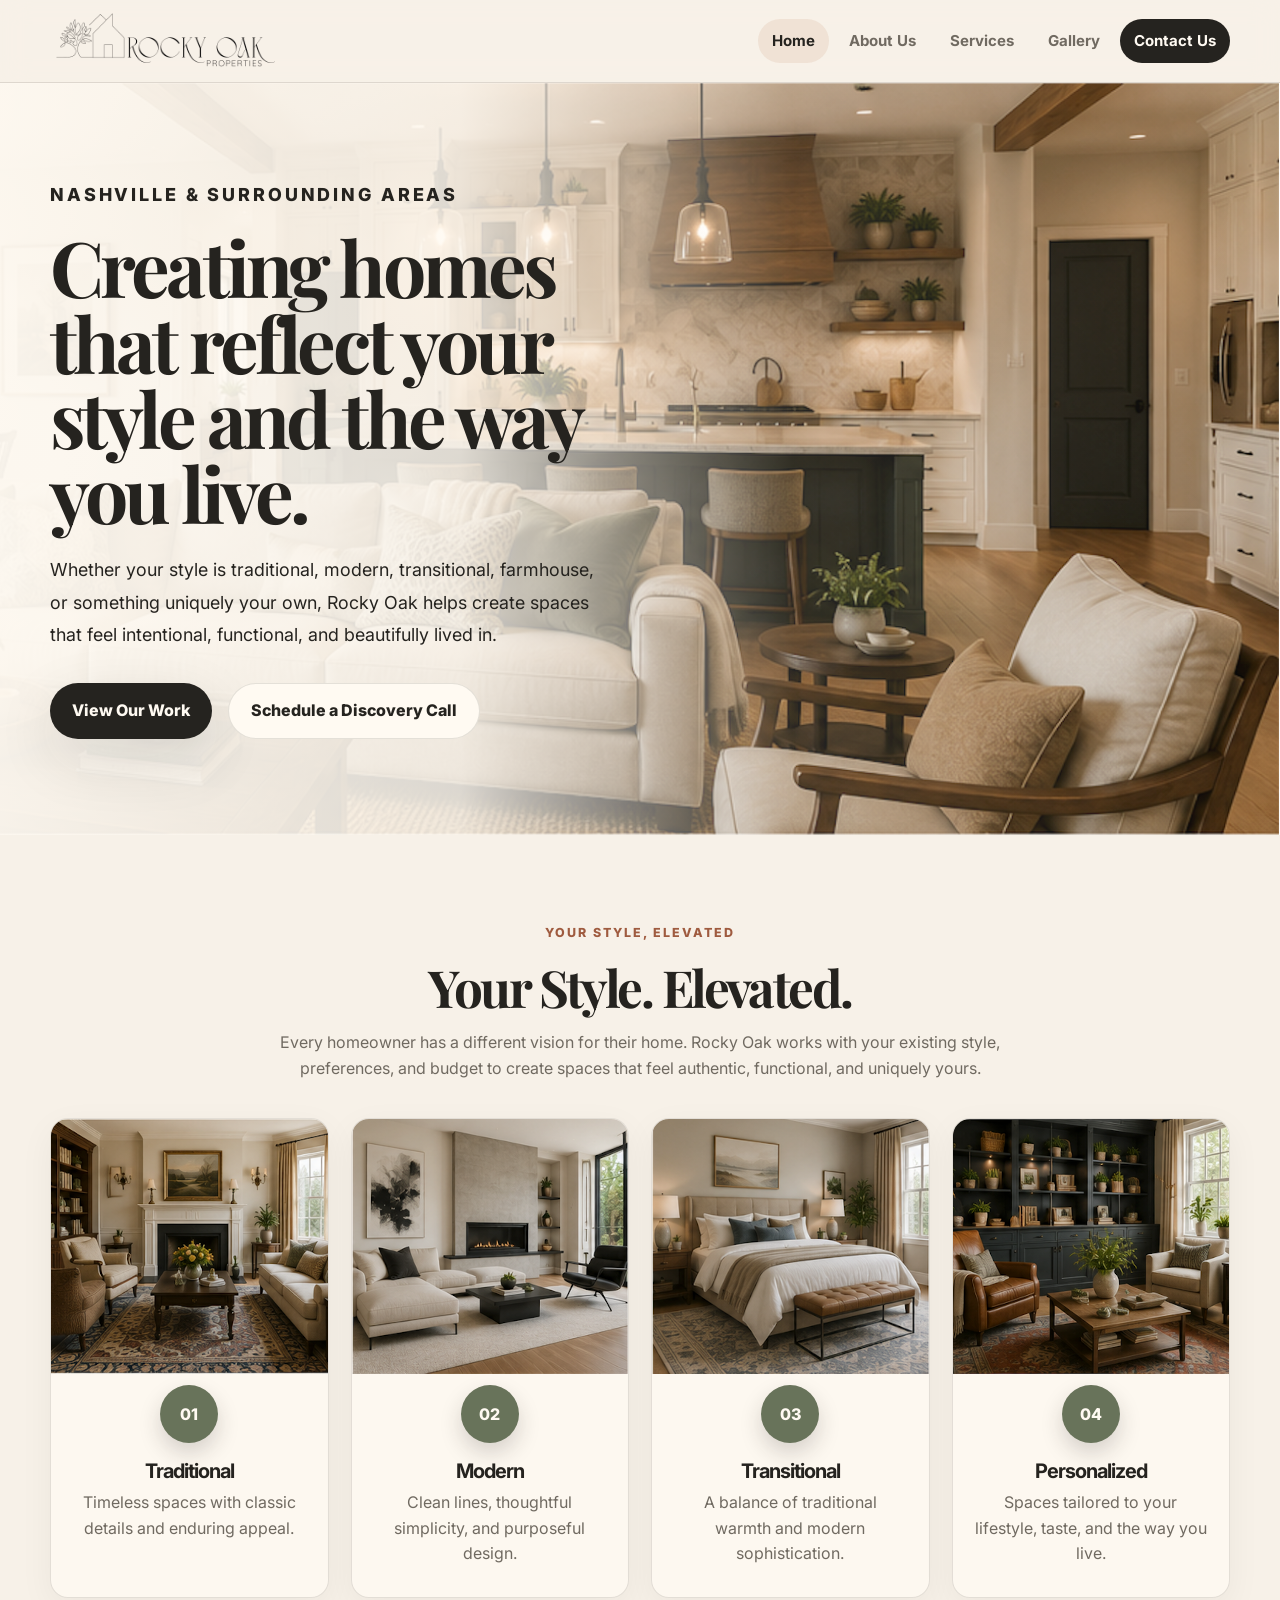
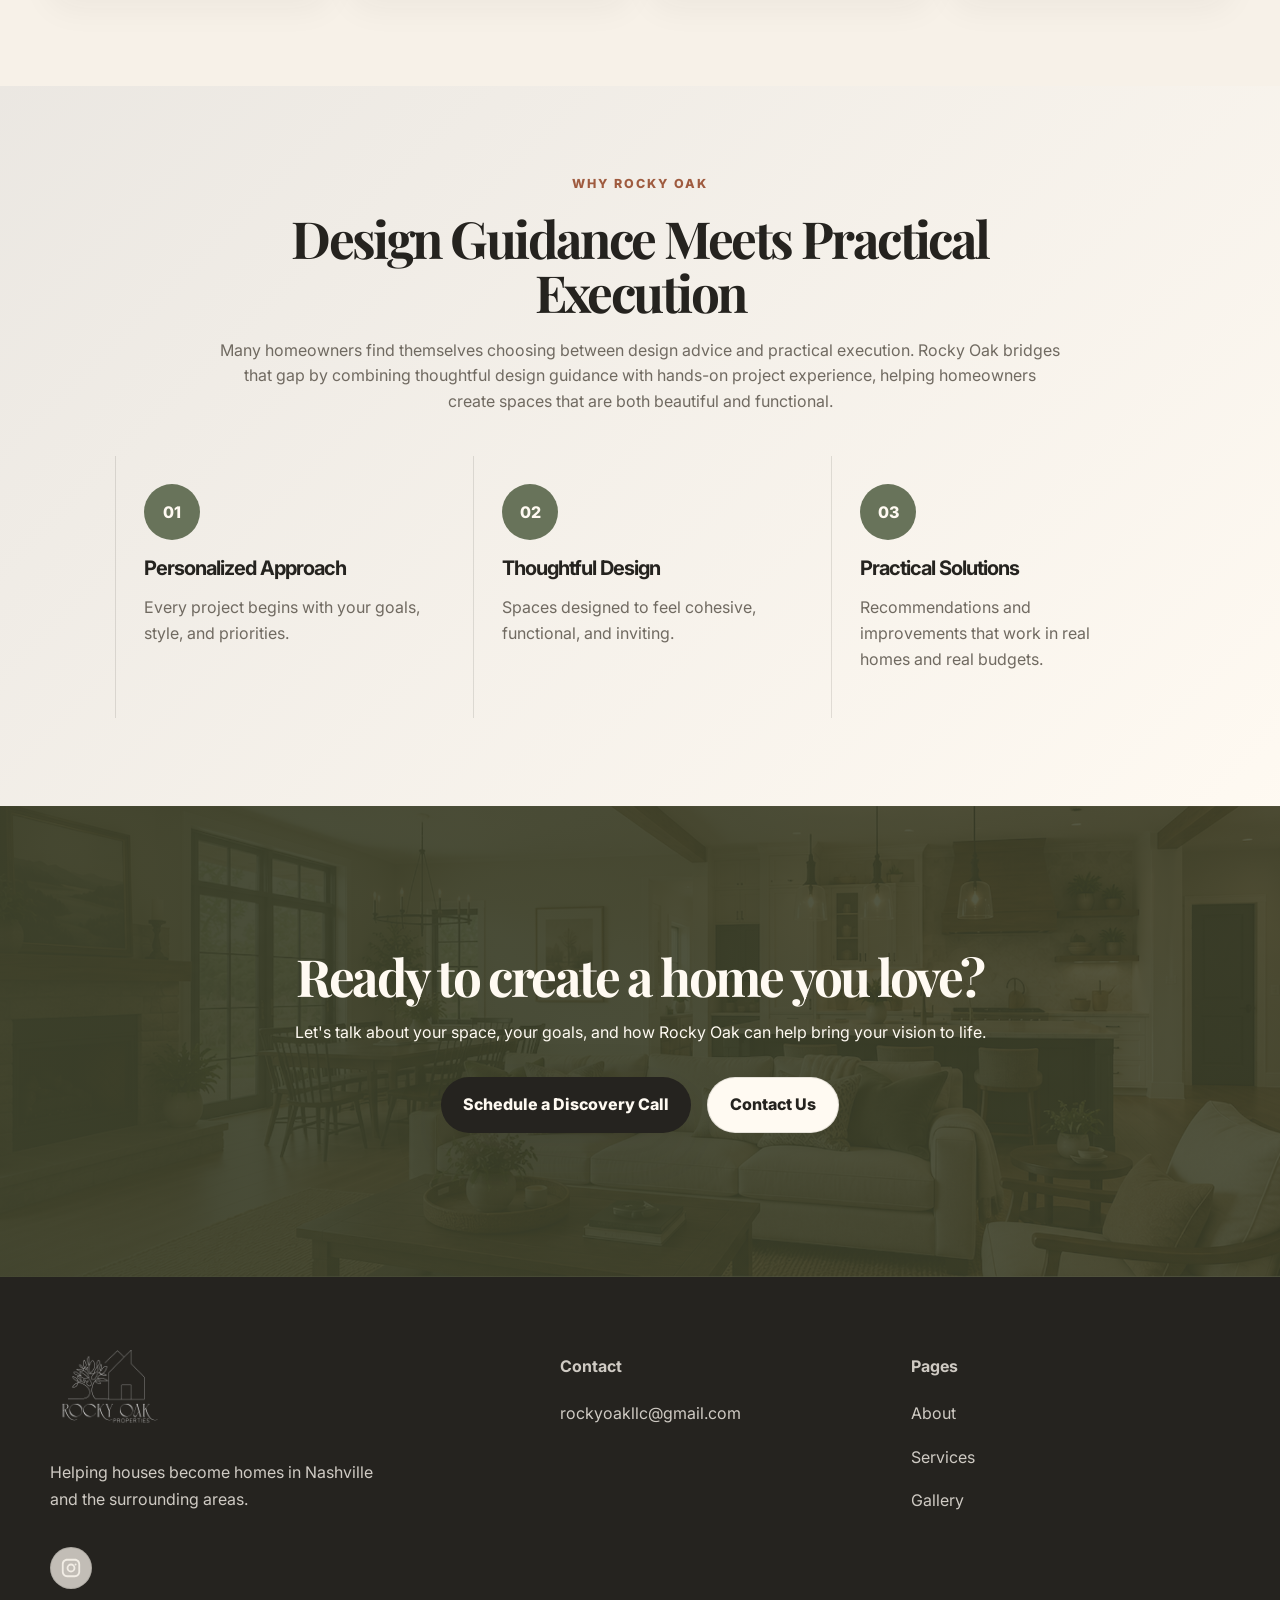
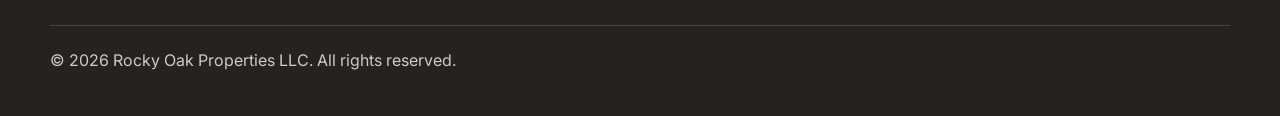
<file: index.html>
<!DOCTYPE html>
<!--
  Rocky Oak Properties Website
  Home Page

  This is a static HTML website. "Static" means it does not need a database
  or server-side code to run. You can open this file directly in a browser,
  or upload the full folder to a web host.
-->
<html lang="en">
<head>
  <!-- Character encoding makes sure symbols and text display correctly. -->
  <meta charset="UTF-8" />

  <!-- This viewport tag is what allows responsive design to work on phones/tablets. -->
  <meta name="viewport" content="width=device-width, initial-scale=1.0" />

  <!-- The page title appears in the browser tab. -->
  <title>Rocky Oak Properties | Personalized Home Design & Improvements</title>

  <!-- Shared CSS file used by every page on this website. -->
  <link rel="stylesheet" href="styles.css" />

  <style>
    .site-logo {
      height: 64px;
      width: auto;
      display: block;
    }

    .footer-logo .site-logo {
      height: 56px;
    }

    .home-hero {
      min-height: 640px;
      display: grid;
      align-items: center;
      position: relative;
      overflow: hidden;
      background:
        linear-gradient(90deg, rgba(255, 250, 242, 0.96) 0%, rgba(255, 250, 242, 0.86) 36%, rgba(255, 250, 242, 0.14) 62%, rgba(255, 250, 242, 0.02) 100%),
        url("images/homepage/hero-image.png") center right / cover no-repeat;
    }

    .home-hero-content {
      max-width: 620px;
      padding: 96px 0;
    }

    .home-hero h1 {
      font-size: clamp(3rem, 6vw, 5.7rem);
      line-height: 0.98;
      margin-bottom: 24px;
    }

    .home-hero p {
      max-width: 560px;
      font-size: 1.12rem;
      line-height: 1.8;
      color: var(--charcoal);
    }

    .home-hero-actions {
      display: flex;
      flex-wrap: wrap;
      gap: 16px;
      margin-top: 32px;
    }

    .style-intro {
      max-width: 760px;
      margin: 0 auto 36px;
      text-align: center;
    }

    .style-grid {
      display: grid;
      grid-template-columns: repeat(4, 1fr);
      gap: 22px;
    }

    .style-card {
      overflow: hidden;
      border: 1px solid var(--line);
      border-radius: var(--radius-md);
      background: rgba(255, 250, 242, 0.78);
      box-shadow: 0 10px 34px rgba(37, 35, 31, 0.05);
      text-align: center;
    }

    .style-card img {
      width: 100%;
      height: 255px;
      object-fit: cover;
    }

    .style-card-content {
      padding: 28px 22px 30px;
    }

    .style-icon {
      width: 58px;
      height: 58px;
      display: inline-grid;
      place-items: center;
      margin: -58px auto 18px;
      position: relative;
      border-radius: 50%;
      background: var(--olive);
      color: var(--warm-white);
      font-weight: 800;
      box-shadow: 0 10px 22px rgba(37, 35, 31, 0.18);
    }

    .style-card h3 {
      margin-bottom: 8px;
    }

    .style-card p {
      margin-bottom: 0;
      color: var(--muted);
    }

    .bridge-section {
      background: linear-gradient(135deg, rgba(217, 217, 217, 0.4), rgba(255, 250, 242, 0.95));
    }

    .bridge-copy {
      max-width: 840px;
      margin: 0 auto 42px;
      text-align: center;
    }

    .bridge-copy h2 {
      margin-bottom: 18px;
    }

    .value-row {
      display: grid;
      grid-template-columns: repeat(3, 1fr);
      gap: 24px;
      max-width: 1050px;
      margin: 0 auto;
    }

    .value-item {
      padding: 28px;
      border-left: 1px solid var(--line);
    }

    .value-badge {
      width: 56px;
      height: 56px;
      display: grid;
      place-items: center;
      margin-bottom: 18px;
      border-radius: 50%;
      background: var(--olive);
      color: var(--warm-white);
      font-weight: 800;
    }

    .home-final-cta {
      position: relative;
      overflow: hidden;
      background:
        linear-gradient(90deg, rgba(61, 65, 43, 0.95), rgba(61, 65, 43, 0.86)),
        url("images/homepage/hero-image.png") center / cover no-repeat;
      color: var(--warm-white);
    }

    .home-final-cta h2,
    .home-final-cta p {
      color: var(--warm-white);
    }

    .home-final-cta .cta-box {
      background: transparent;
      box-shadow: none;
      border: 0;
    }

    @media (max-width: 1000px) {
      .home-hero {
        background:
          linear-gradient(90deg, rgba(255, 250, 242, 0.96), rgba(255, 250, 242, 0.82)),
          url("images/homepage/hero-image.png") center / cover no-repeat;
      }

      .style-grid,
      .value-row {
        grid-template-columns: 1fr 1fr;
      }
    }

    @media (max-width: 640px) {
      .site-logo {
        height: 52px;
      }

      .home-hero {
        min-height: auto;
      }

      .home-hero-content {
        padding: 74px 0;
      }

      .style-grid,
      .value-row {
        grid-template-columns: 1fr;
      }

      .value-item {
        border-left: 0;
        border-top: 1px solid var(--line);
      }
    }
  </style>

  <!-- Google Font import for a clean modern/bohemian feel. -->
  <link rel="preconnect" href="https://fonts.googleapis.com">
  <link rel="preconnect" href="https://fonts.gstatic.com" crossorigin>
  <link href="https://fonts.googleapis.com/css2?family=Inter:wght@400;500;600;700;800&family=Playfair+Display:wght@600;700&display=swap" rel="stylesheet">
</head>
<body>
  <!--
    Header / Navigation
    This same header is repeated across pages so visitors can move around easily.
  -->
  <header class="site-header">
    <nav class="navbar container" aria-label="Main navigation">
      <a class="logo" href="index.html" aria-label="Rocky Oak Properties home">
        <img src="images/logo.png" alt="Rocky Oak Properties Logo" class="site-logo" />
      </a>

      <!-- Mobile menu button. JavaScript toggles the navigation links open/closed. -->
      <button class="menu-toggle" type="button" aria-label="Open navigation menu" aria-expanded="false">
        <span></span>
        <span></span>
        <span></span>
      </button>

      <ul class="nav-links">
        <li><a class="active" href="index.html">Home</a></li>
        <li><a href="about.html">About Us</a></li>
        <li><a href="services.html">Services</a></li>
        <li><a href="gallery.html">Gallery</a></li>
        <li><a class="nav-cta" href="contact.html">Contact Us</a></li>
      </ul>
    </nav>
  </header>

  <main>
    <section class="home-hero">
      <div class="container">
        <div class="home-hero-content reveal">
          <p class="eyebrow">Nashville & surrounding areas</p>
          <h1>Creating homes that reflect your style and the way you live.</h1>
          <p>
            Whether your style is traditional, modern, transitional, farmhouse, or something uniquely your own,
            Rocky Oak helps create spaces that feel intentional, functional, and beautifully lived in.
          </p>
          <div class="home-hero-actions">
            <a class="button primary" href="gallery.html">View Our Work</a>
            <a class="button secondary" href="contact.html">Schedule a Discovery Call</a>
          </div>
        </div>
      </div>
    </section>

    <section class="section">
      <div class="container">
        <div class="style-intro reveal">
          <p class="eyebrow">Your style, elevated</p>
          <h2>Your Style. Elevated.</h2>
          <p>
            Every homeowner has a different vision for their home. Rocky Oak works with your existing style,
            preferences, and budget to create spaces that feel authentic, functional, and uniquely yours.
          </p>
        </div>

        <div class="style-grid">
          <article class="style-card reveal">
            <img src="images/homepage/style-traditional.png" alt="Traditional inspired bedroom design" />
            <div class="style-card-content">
              <div class="style-icon">01</div>
              <h3>Traditional</h3>
              <p>Timeless spaces with classic details and enduring appeal.</p>
            </div>
          </article>

          <article class="style-card reveal">
            <img src="images/homepage/style-modern.png" alt="Modern kitchen refresh" />
            <div class="style-card-content">
              <div class="style-icon">02</div>
              <h3>Modern</h3>
              <p>Clean lines, thoughtful simplicity, and purposeful design.</p>
            </div>
          </article>

          <article class="style-card reveal">
            <img src="images/homepage/style-transitional.png" alt="Transitional office remodel" />
            <div class="style-card-content">
              <div class="style-icon">03</div>
              <h3>Transitional</h3>
              <p>A balance of traditional warmth and modern sophistication.</p>
            </div>
          </article>

          <article class="style-card reveal">
            <img src="images/homepage/style-personalized.png" alt="Personalized custom storage project" />
            <div class="style-card-content">
              <div class="style-icon">04</div>
              <h3>Personalized</h3>
              <p>Spaces tailored to your lifestyle, taste, and the way you live.</p>
            </div>
          </article>
        </div>
      </div>
    </section>

    <section class="section bridge-section">
      <div class="container">
        <div class="bridge-copy reveal">
          <p class="eyebrow">Why Rocky Oak</p>
          <h2>Design Guidance Meets Practical Execution</h2>
          <p>
            Many homeowners find themselves choosing between design advice and practical execution. Rocky Oak bridges
            that gap by combining thoughtful design guidance with hands-on project experience, helping homeowners create
            spaces that are both beautiful and functional.
          </p>
        </div>

        <div class="value-row">
          <div class="value-item reveal">
            <div class="value-badge">01</div>
            <h3>Personalized Approach</h3>
            <p>Every project begins with your goals, style, and priorities.</p>
          </div>
          <div class="value-item reveal">
            <div class="value-badge">02</div>
            <h3>Thoughtful Design</h3>
            <p>Spaces designed to feel cohesive, functional, and inviting.</p>
          </div>
          <div class="value-item reveal">
            <div class="value-badge">03</div>
            <h3>Practical Solutions</h3>
            <p>Recommendations and improvements that work in real homes and real budgets.</p>
          </div>
        </div>
      </div>
    </section>

    <section class="cta-section home-final-cta">
      <div class="container cta-box reveal">
        <h2>Ready to create a home you love?</h2>
        <p>Let's talk about your space, your goals, and how Rocky Oak can help bring your vision to life.</p>
        <div class="home-hero-actions" style="justify-content:center;">
          <a class="button primary" href="contact.html">Schedule a Discovery Call</a>
          <a class="button secondary" href="contact.html">Contact Us</a>
        </div>
      </div>
    </section>
  </main>

  <!-- Footer appears at the bottom of every page. -->
  <footer class="site-footer">
    <div class="container footer-grid">
      <div>
        <a class="logo footer-logo" href="index.html" aria-label="Rocky Oak Properties home">
          <img src="images/logo.png" alt="Rocky Oak Properties Logo" class="site-logo" />
        </a>
        <p>Modern bohemian property improvements in Middle Tennessee.</p>
      </div>
      <div>
        <h4>Contact</h4>
        <!--<p><a href="tel:17163498457">(716) 349-8457</a></p> -->
        <p><a href="mailto:rockyoakllc@gmail.com">rockyoakllc@gmail.com</a></p>
      </div>
      <div>
        <h4>Pages</h4>
        <p><a href="about.html">About</a></p>
        <p><a href="services.html">Services</a></p>
        <p><a href="gallery.html">Gallery</a></p>
      </div>
    </div>
    <div class="container copyright">
      <p>&copy; <span id="year"></span> Rocky Oak Properties LLC. All rights reserved.</p>
    </div>
  </footer>

  <!-- Shared JavaScript file used by every page. defer waits until HTML is loaded. -->
  <script src="script.js?v=home-refresh-1" defer></script>
</body>
</html>
</file>
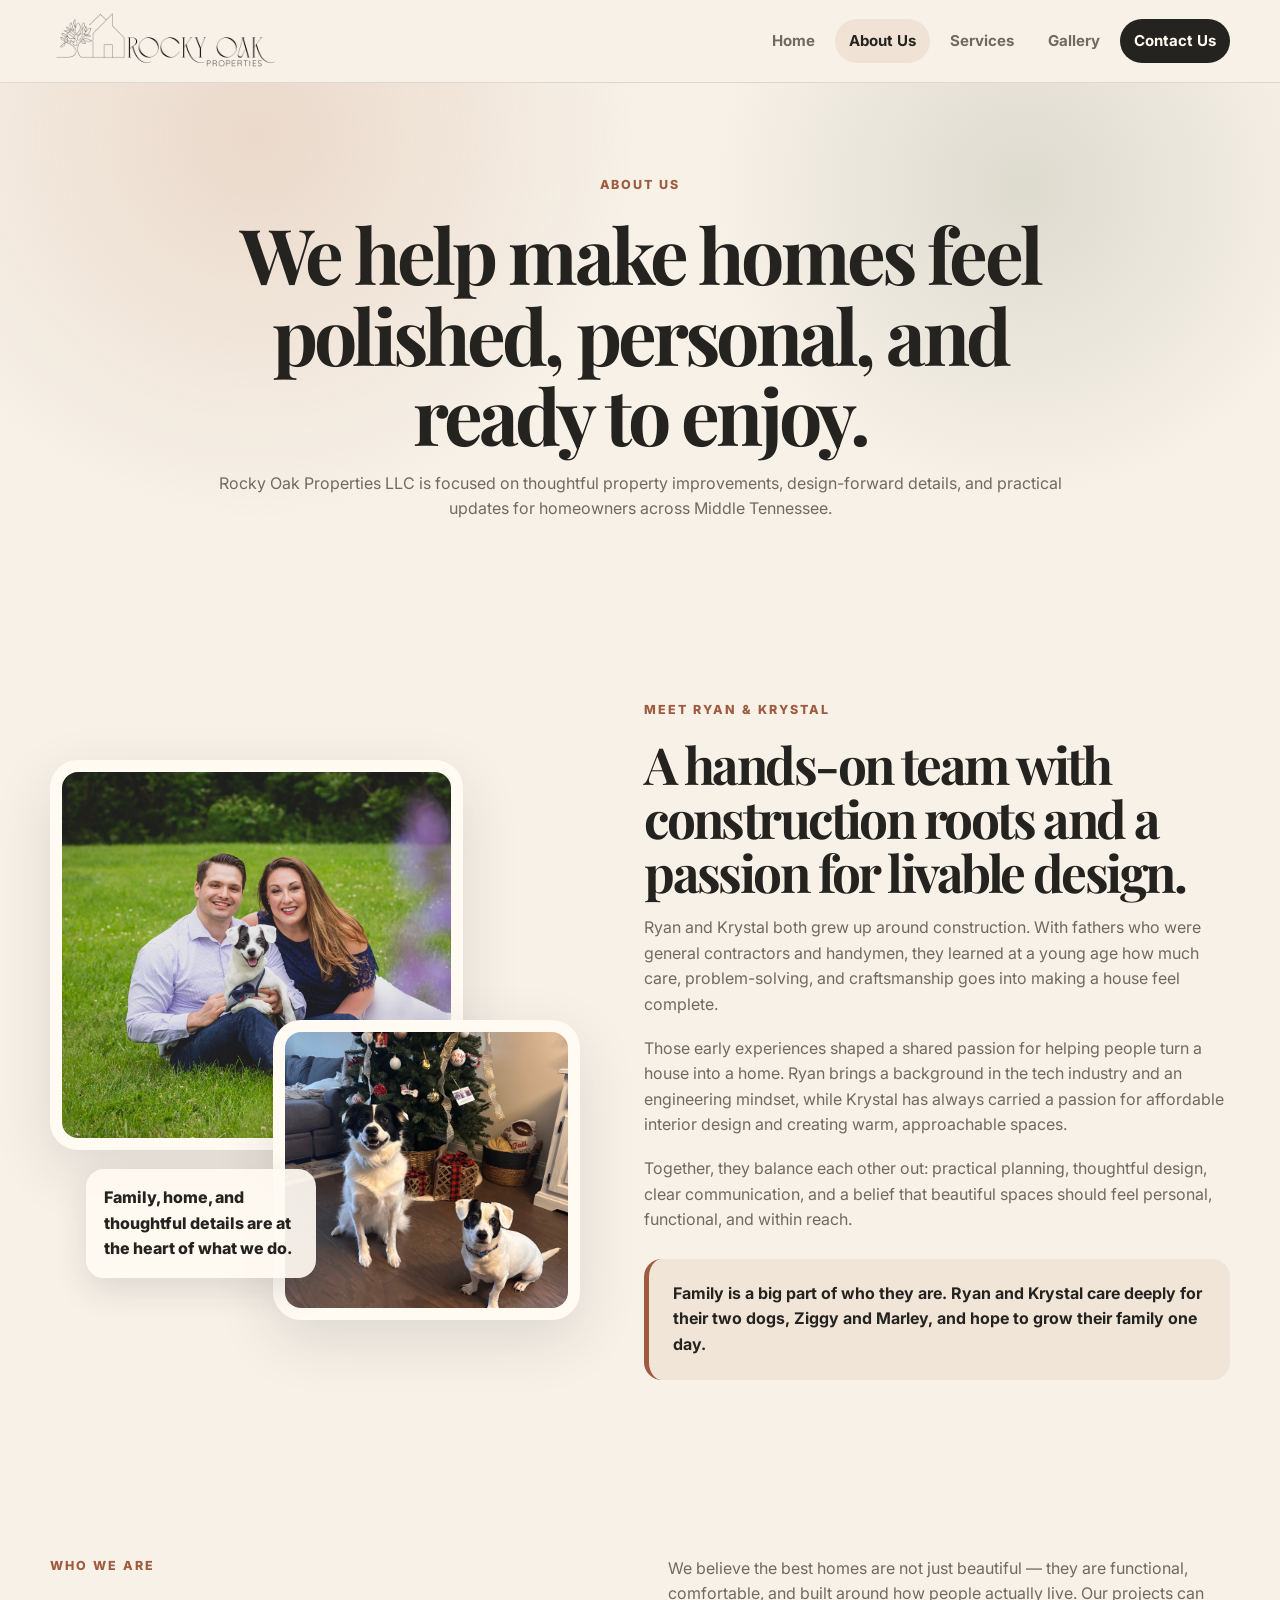
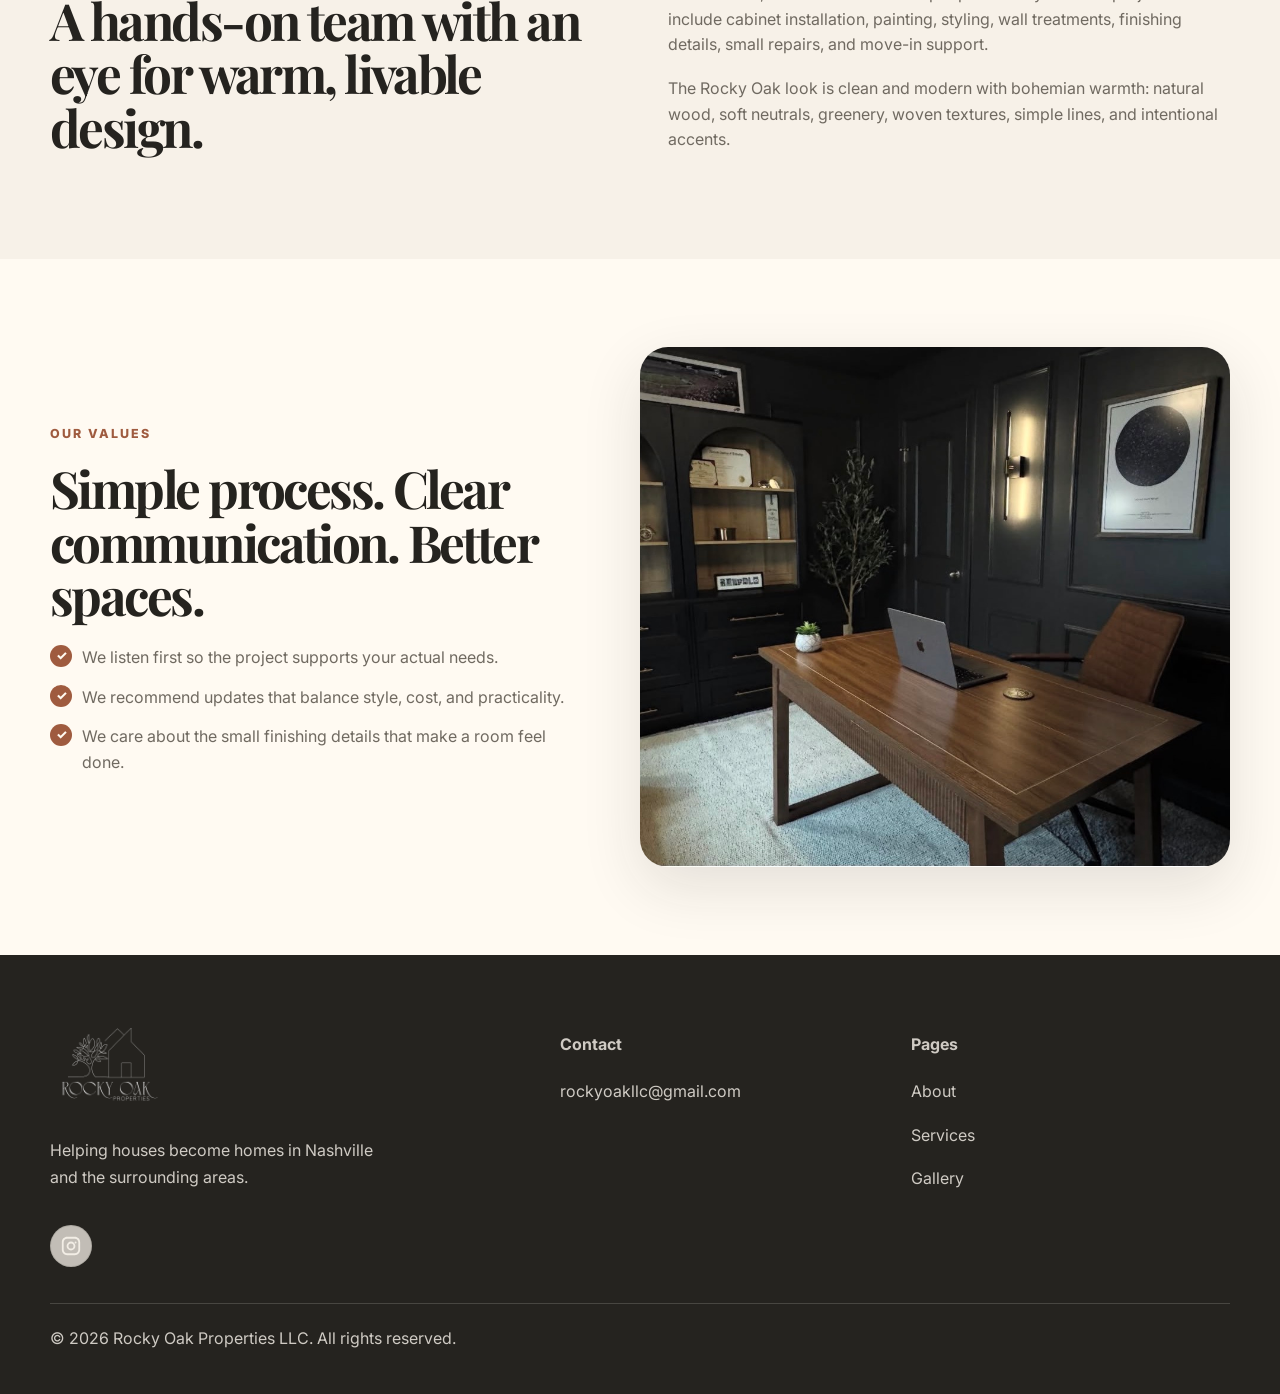
<file: about.html>
<!DOCTYPE html>
<html lang="en">
<head>
  <meta charset="UTF-8" />
  <meta name="viewport" content="width=device-width, initial-scale=1.0" />
  <title>About Us | Rocky Oak Properties</title>
  <link rel="stylesheet" href="styles.css" />
  <style>
    .about-story-grid {
      display: grid;
      grid-template-columns: 0.95fr 1.05fr;
      align-items: center;
      gap: 64px;
    }

    .about-collage {
      position: relative;
      min-height: 560px;
    }

    .collage-card {
      position: absolute;
      overflow: hidden;
      border: 12px solid var(--warm-white);
      border-radius: var(--radius-lg);
      background: var(--warm-white);
      box-shadow: var(--shadow);
    }

    .collage-card img {
      width: 100%;
      height: 100%;
      object-fit: cover;
    }

    .collage-card.primary-photo {
      top: 0;
      left: 0;
      width: 78%;
      height: 390px;
      z-index: 2;
    }

    .collage-card.secondary-photo {
      right: 0;
      bottom: 0;
      width: 58%;
      height: 300px;
      z-index: 3;
    }

    .collage-note {
      position: absolute;
      left: 36px;
      bottom: 42px;
      z-index: 4;
      max-width: 230px;
      padding: 16px 18px;
      border-radius: 18px;
      background: rgba(255, 250, 242, 0.92);
      box-shadow: 0 12px 34px rgba(37, 35, 31, 0.12);
      font-weight: 800;
      color: var(--charcoal);
    }

    .story-highlight {
      margin-top: 26px;
      padding: 22px 24px;
      border-left: 5px solid var(--terracotta);
      border-radius: 18px;
      background: rgba(184, 121, 85, 0.1);
      color: var(--charcoal);
      font-weight: 700;
    }

    .feature-image.project-photo img {
      object-position: center;
    }

    @media (max-width: 900px) {
      .about-story-grid {
        grid-template-columns: 1fr;
      }

      .about-collage {
        min-height: 500px;
      }
    }

    @media (max-width: 640px) {
      .about-collage {
        min-height: auto;
        display: grid;
        gap: 18px;
      }

      .collage-card,
      .collage-card.primary-photo,
      .collage-card.secondary-photo,
      .collage-note {
        position: static;
        width: 100%;
        height: auto;
      }

      .collage-card img {
        height: 280px;
      }
    }
  </style>
  <link rel="preconnect" href="https://fonts.googleapis.com">
  <link rel="preconnect" href="https://fonts.gstatic.com" crossorigin>
  <link href="https://fonts.googleapis.com/css2?family=Inter:wght@400;500;600;700;800&family=Playfair+Display:wght@600;700&display=swap" rel="stylesheet">
</head>
<body>
  <header class="site-header">
    <nav class="navbar container" aria-label="Main navigation">
      <a class="logo" href="index.html"><span class="logo-mark">RO</span><span class="logo-text">Rocky Oak Properties</span></a>
      <button class="menu-toggle" type="button" aria-label="Open navigation menu" aria-expanded="false"><span></span><span></span><span></span></button>
      <ul class="nav-links">
        <li><a href="index.html">Home</a></li>
        <li><a class="active" href="about.html">About Us</a></li>
        <li><a href="services.html">Services</a></li>
        <li><a href="gallery.html">Gallery</a></li>
        <li><a class="nav-cta" href="contact.html">Contact Us</a></li>
      </ul>
    </nav>
  </header>

  <main>
    <!-- Page hero is a smaller intro section used on inner pages. -->
    <section class="page-hero">
      <div class="container narrow reveal">
        <p class="eyebrow">About us</p>
        <h1>We help make homes feel polished, personal, and ready to enjoy.</h1>
        <p>
          Rocky Oak Properties LLC is focused on thoughtful property improvements,
          design-forward details, and practical updates for homeowners across Middle Tennessee.
        </p>
      </div>
    </section>

    <section class="section">
      <div class="container about-story-grid">
        <div class="about-collage reveal" aria-label="Ryan, Krystal, Ziggy, and Marley photo collage">
          <div class="collage-card primary-photo">
            <img src="images/ryan-krystal.jpg" alt="Ryan and Krystal of Rocky Oak Properties" />
          </div>
          <div class="collage-card secondary-photo">
            <img src="images/ziggy-marley.JPEG" alt="Ziggy and Marley, the Rocky Oak family dogs" />
          </div>
          <div class="collage-note">Family, home, and thoughtful details are at the heart of what we do.</div>
        </div>

        <div class="reveal">
          <p class="eyebrow">Meet Ryan & Krystal</p>
          <h2>A hands-on team with construction roots and a passion for livable design.</h2>
          <p>
            Ryan and Krystal both grew up around construction. With fathers who were
            general contractors and handymen, they learned at a young age how much care,
            problem-solving, and craftsmanship goes into making a house feel complete.
          </p>
          <p>
            Those early experiences shaped a shared passion for helping people turn a
            house into a home. Ryan brings a background in the tech industry and an
            engineering mindset, while Krystal has always carried a passion for affordable
            interior design and creating warm, approachable spaces.
          </p>
          <p>
            Together, they balance each other out: practical planning, thoughtful design,
            clear communication, and a belief that beautiful spaces should feel personal,
            functional, and within reach.
          </p>
          <div class="story-highlight">
            Family is a big part of who they are. Ryan and Krystal care deeply for their
            two dogs, Ziggy and Marley, and hope to grow their family one day.
          </div>
        </div>
      </div>
    </section>

    <section class="section">
      <div class="container split-grid">
        <div class="reveal">
          <p class="eyebrow">Who we are</p>
          <h2>A hands-on team with an eye for warm, livable design.</h2>
        </div>
        <div class="reveal">
          <p>
            We believe the best homes are not just beautiful — they are functional,
            comfortable, and built around how people actually live. Our projects can
            include cabinet installation, painting, styling, wall treatments, finishing
            details, small repairs, and move-in support.
          </p>
          <p>
            The Rocky Oak look is clean and modern with bohemian warmth: natural wood,
            soft neutrals, greenery, woven textures, simple lines, and intentional accents.
          </p>
        </div>
      </div>
    </section>

    <section class="feature-section">
      <div class="container feature-grid reverse">
        <div class="feature-content reveal">
          <p class="eyebrow">Our values</p>
          <h2>Simple process. Clear communication. Better spaces.</h2>
          <ul class="check-list">
            <li>We listen first so the project supports your actual needs.</li>
            <li>We recommend updates that balance style, cost, and practicality.</li>
            <li>We care about the small finishing details that make a room feel done.</li>
          </ul>
        </div>
        <div class="feature-image project-photo reveal">
          <img src="images/project-about.jpg" alt="Completed Rocky Oak Properties home project" />
        </div>
      </div>
    </section>
  </main>

  <footer class="site-footer">
    <div class="container footer-grid">
      <div><a class="logo footer-logo" href="index.html"><span class="logo-mark">RO</span><span class="logo-text">Rocky Oak Properties</span></a><p>Modern bohemian property improvements in Middle Tennessee.</p></div>
      <div><h4>Contact</h4><!--<p><a href="tel:17163498457">(716) 349-8457</a></p> --><p><a href="mailto:rockyoakllc@gmail.com">rockyoakllc@gmail.com</a></p></div>
      <div><h4>Pages</h4><p><a href="about.html">About</a></p><p><a href="services.html">Services</a></p><p><a href="gallery.html">Gallery</a></p></div>
    </div>
    <div class="container copyright"><p>&copy; <span id="year"></span> Rocky Oak Properties LLC. All rights reserved.</p></div>
  </footer>
  <script src="script.js" defer></script>
</body>
</html>
</file>
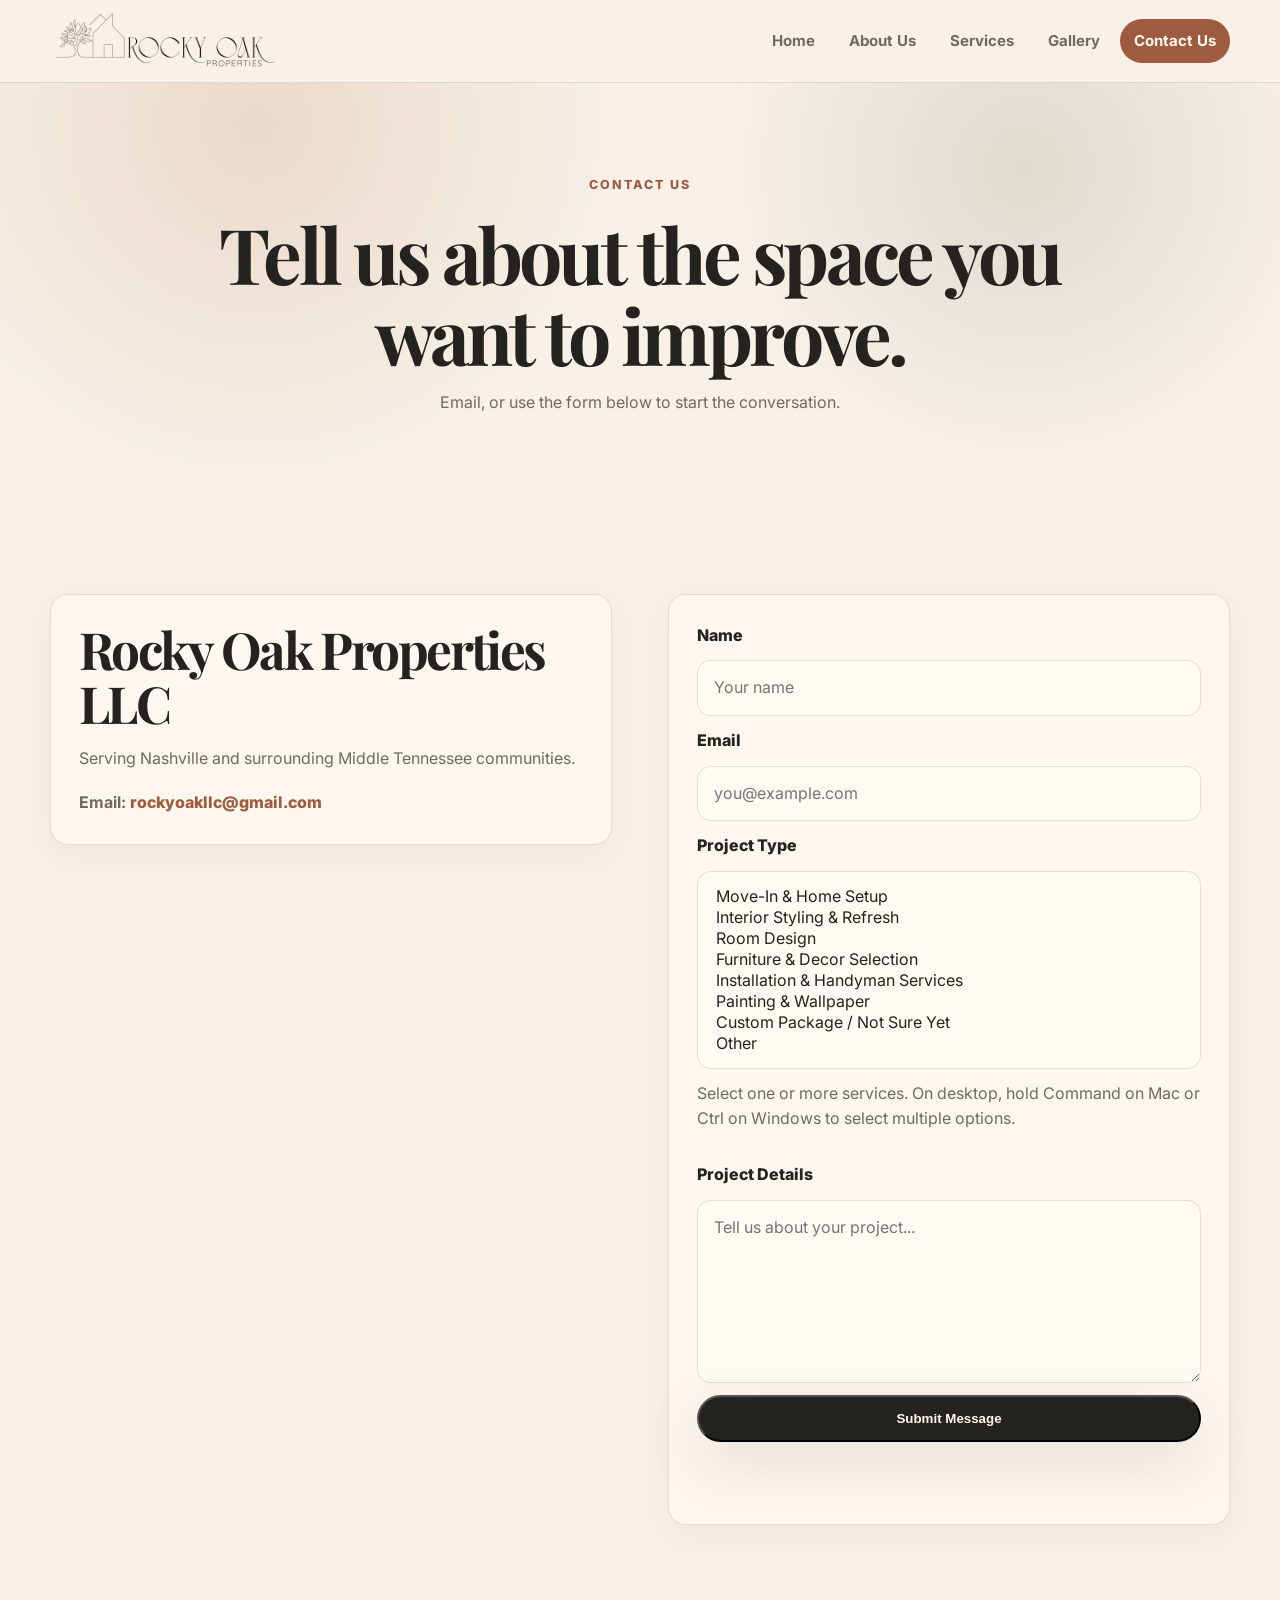
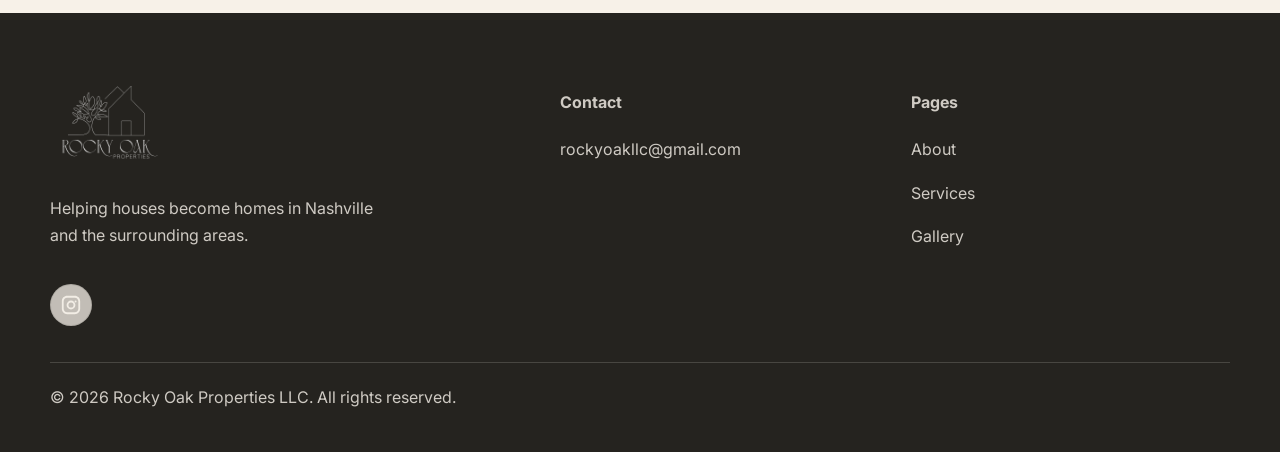
<file: contact.html>
<!DOCTYPE html>
<html lang="en">
<head>
  <meta charset="UTF-8" />
  <meta name="viewport" content="width=device-width, initial-scale=1.0" />
  <title>Contact Us | Rocky Oak Properties</title>
  <link rel="stylesheet" href="styles.css" />
  <link rel="preconnect" href="https://fonts.googleapis.com">
  <link rel="preconnect" href="https://fonts.gstatic.com" crossorigin>
  <link href="https://fonts.googleapis.com/css2?family=Inter:wght@400;500;600;700;800&family=Playfair+Display:wght@600;700&display=swap" rel="stylesheet">
</head>
<body>
  <header class="site-header">
    <nav class="navbar container" aria-label="Main navigation">
      <a class="logo" href="index.html"><span class="logo-mark">RO</span><span class="logo-text">Rocky Oak Properties</span></a>
      <button class="menu-toggle" type="button" aria-label="Open navigation menu" aria-expanded="false"><span></span><span></span><span></span></button>
      <ul class="nav-links">
        <li><a href="index.html">Home</a></li>
        <li><a href="about.html">About Us</a></li>
        <li><a href="services.html">Services</a></li>
        <li><a href="gallery.html">Gallery</a></li>
        <li><a class="nav-cta active" href="contact.html">Contact Us</a></li>
      </ul>
    </nav>
  </header>
  <main>
    <section class="page-hero">
      <div class="container narrow reveal">
        <p class="eyebrow">Contact us</p>
        <h1>Tell us about the space you want to improve.</h1>
        <p>Email, or use the form below to start the conversation.</p>
      </div>
    </section>
    <section class="section">
      <div class="container contact-grid">
        <div class="contact-card reveal">
          <h2>Rocky Oak Properties LLC</h2>
          <p>Serving Nashville and surrounding Middle Tennessee communities.</p>
          <!--<div class="contact-line"><strong>Phone:</strong> <a href="tel:17163498457">(716) 349-8457</a></div> -->
          <div class="contact-line"><strong>Email:</strong> <a href="mailto:rockyoakllc@gmail.com">rockyoakllc@gmail.com</a></div>
        </div>
        <form class="contact-form reveal" id="contactForm" novalidate>
          <label for="name">Name</label>
          <input id="name" name="name" type="text" placeholder="Your name" required />
          <label for="email">Email</label>
          <input id="email" name="email" type="email" placeholder="you@example.com" required />
          <label for="service">Project Type</label>
          <select id="service" name="service" multiple size="8" required>
            <option value="move-in">Move-In & Home Setup</option>
            <option value="styling">Interior Styling & Refresh</option>
            <option value="room-design">Room Design</option>
            <option value="sourcing">Furniture & Decor Selection</option>
            <option value="installation">Installation & Handyman Services</option>
            <option value="painting-wallpaper">Painting & Wallpaper</option>
            <option value="custom-package">Custom Package / Not Sure Yet</option>
            <option value="other">Other</option>
          </select>
          <p class="form-hint">Select one or more services. On desktop, hold Command on Mac or Ctrl on Windows to select multiple options.</p>
          <label for="message">Project Details</label>
          <textarea id="message" name="message" rows="6" placeholder="Tell us about your project..." required></textarea>
          <button class="button primary" type="submit">Submit Message</button>
          <p class="form-message" id="formMessage" aria-live="polite"></p>
        </form>
      </div>
    </section>
  </main>
  <footer class="site-footer">
    <div class="container footer-grid">
      <div><a class="logo footer-logo" href="index.html"><span class="logo-mark">RO</span><span class="logo-text">Rocky Oak Properties</span></a><p>Modern bohemian property improvements in Middle Tennessee.</p></div>
      <div><h4>Contact</h4><!--<p><a href="tel:17163498457">(716) 349-8457</a></p> --><p><a href="mailto:rockyoakllc@gmail.com">rockyoakllc@gmail.com</a></p></div>
      <div><h4>Pages</h4><p><a href="about.html">About</a></p><p><a href="services.html">Services</a></p><p><a href="gallery.html">Gallery</a></p></div>
    </div>
    <div class="container copyright"><p>&copy; <span id="year"></span> Rocky Oak Properties LLC. All rights reserved.</p></div>
  </footer>
  <script src="script.js?v=contact-multiselect-1" defer></script>
  <script src="contact-form.js?v=1" defer></script>
</body>
</html>
</file>
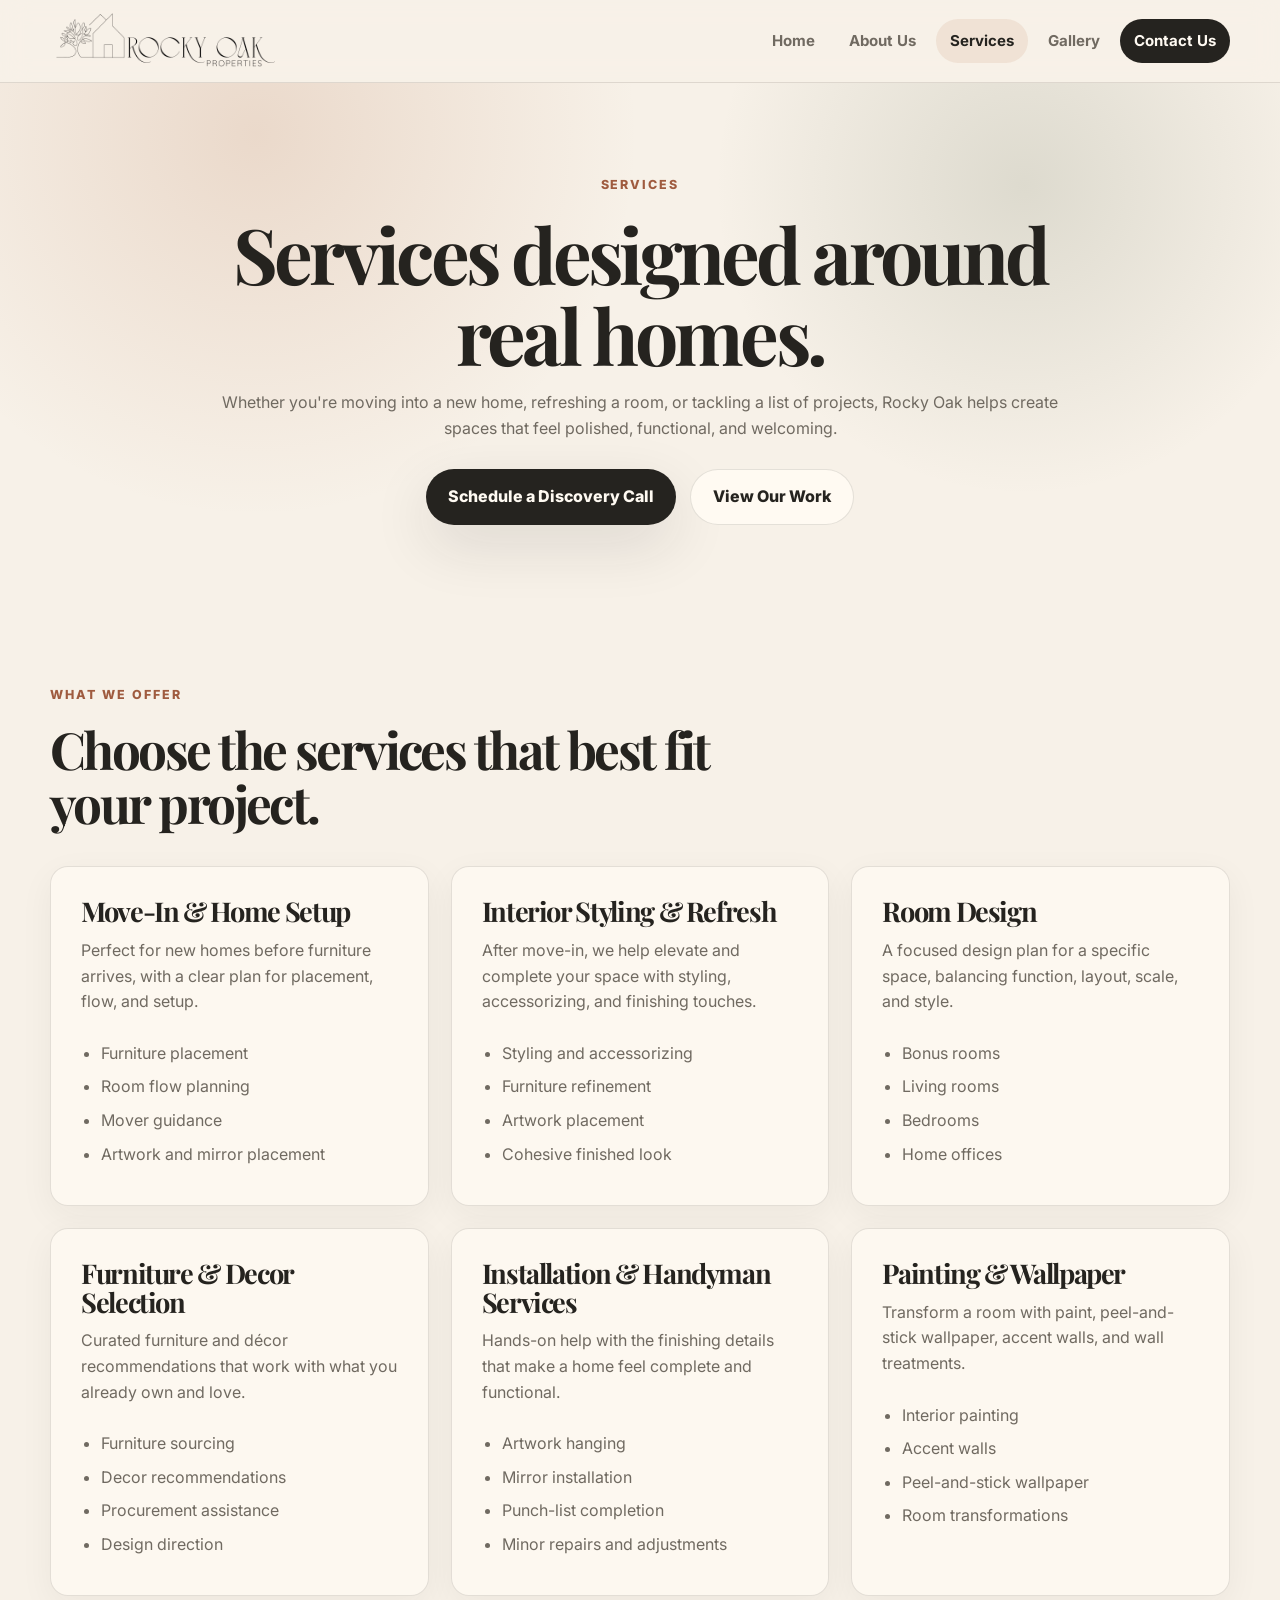
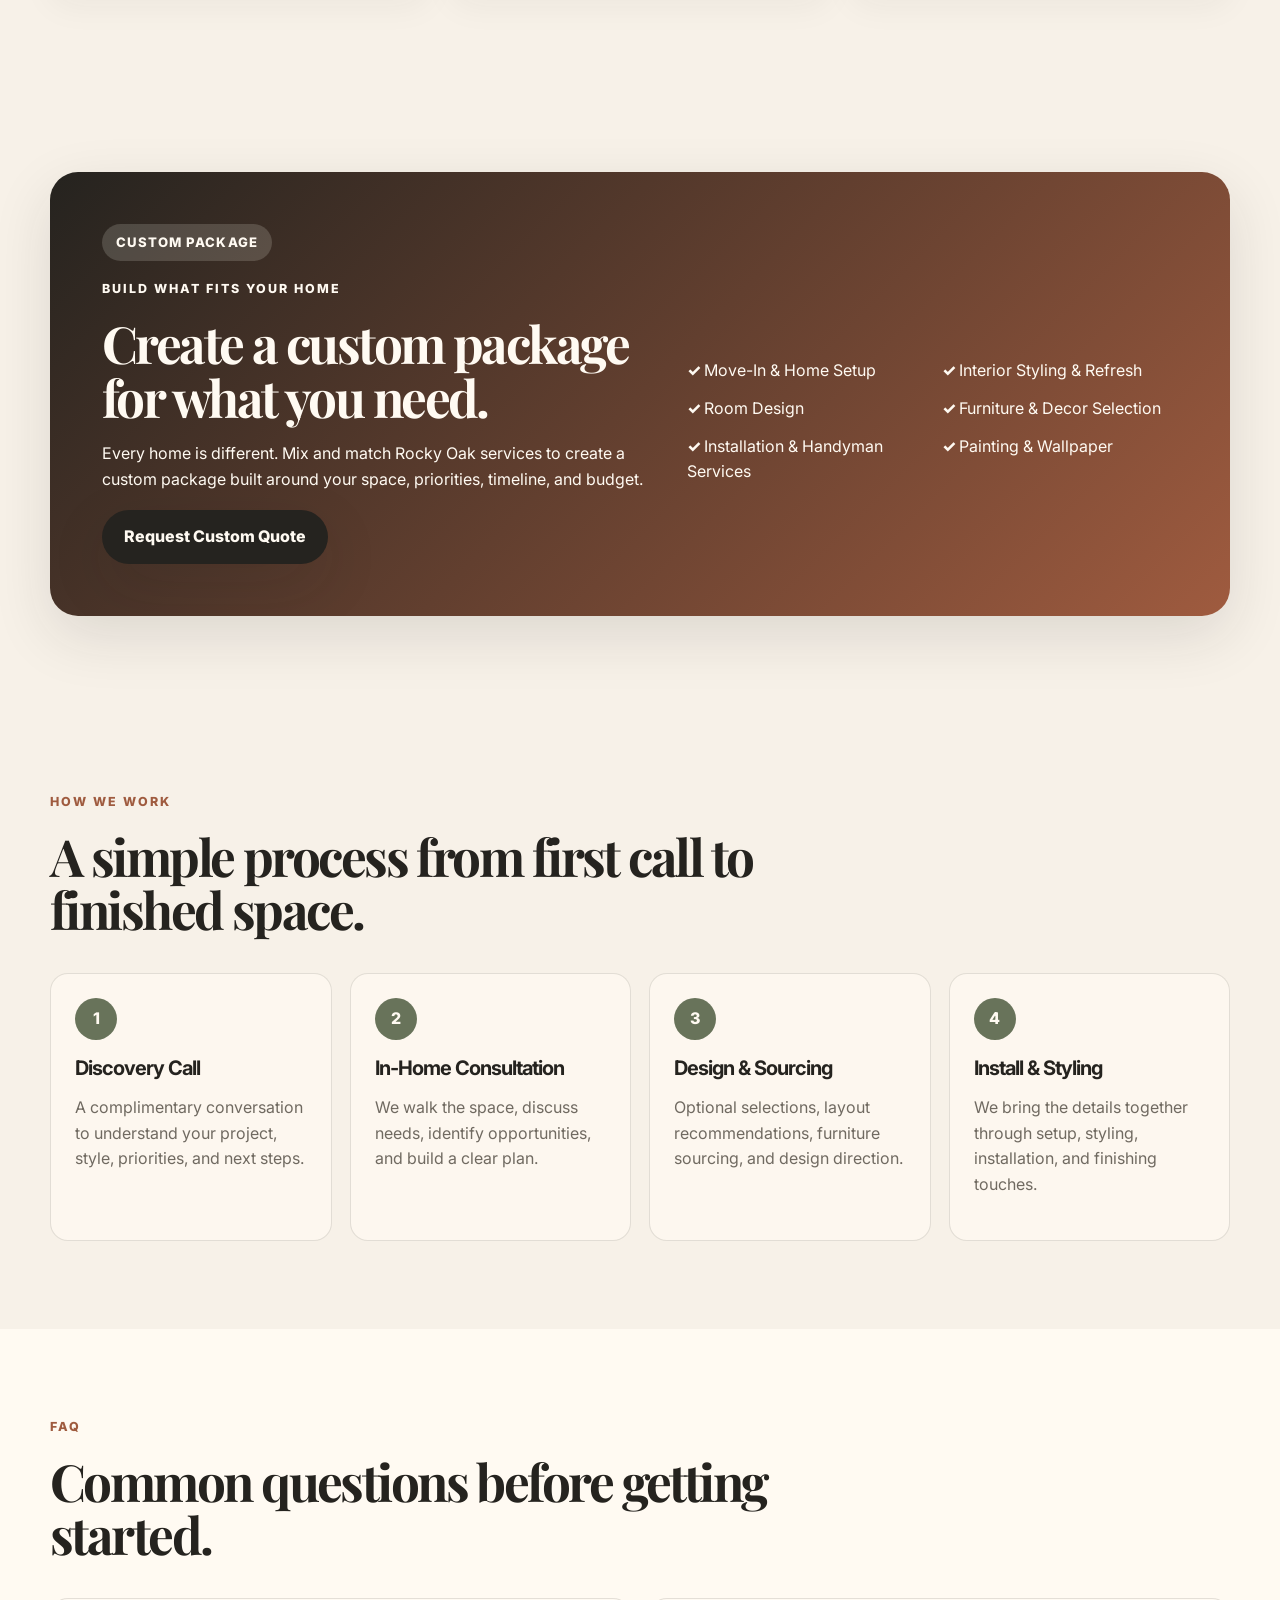
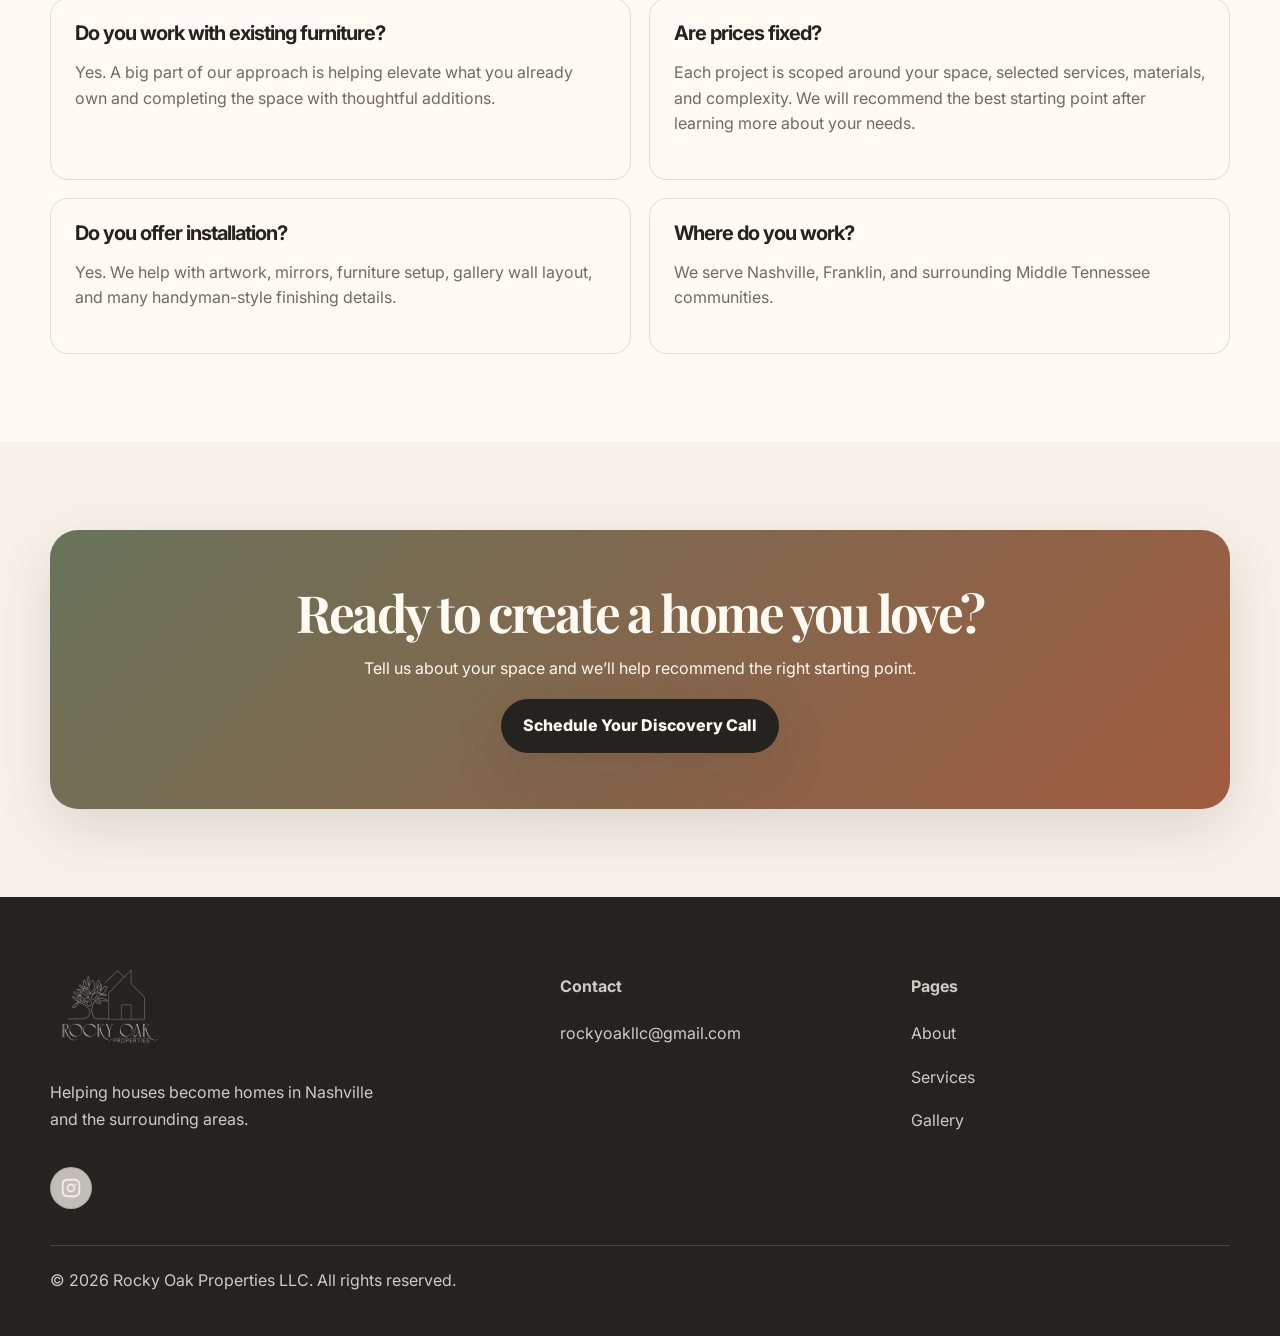
<file: services.html>
<!DOCTYPE html>
<html lang="en">
<head>
  <meta charset="UTF-8" />
  <meta name="viewport" content="width=device-width, initial-scale=1.0" />
  <title>Services | Rocky Oak Properties</title>
  <link rel="stylesheet" href="styles.css" />
  <style>
    .services-hero-actions{display:flex;justify-content:center;flex-wrap:wrap;gap:14px;margin-top:28px}.services-pricing-grid{display:grid;grid-template-columns:repeat(3,1fr);gap:22px}.pricing-card{display:flex;flex-direction:column;min-height:100%;padding:30px;border:1px solid var(--line);border-radius:var(--radius-md);background:rgba(255,250,242,.78);box-shadow:0 10px 34px rgba(37,35,31,.05);transition:transform .2s ease,box-shadow .2s ease}.pricing-card:hover{transform:translateY(-4px);box-shadow:var(--shadow)}.pricing-card h2{font-size:1.7rem;margin-bottom:12px}.pricing-card ul{padding-left:20px;margin:8px 0 0;color:var(--muted)}.pricing-card li{margin-bottom:8px}.featured-package{position:relative;overflow:hidden;padding:52px;border-radius:var(--radius-lg);background:linear-gradient(135deg,var(--charcoal),var(--terracotta));box-shadow:var(--shadow)}.featured-package h2,.featured-package h3,.featured-package p,.featured-package li{color:var(--warm-white)}.package-label{display:inline-flex;margin-bottom:18px;padding:8px 14px;border-radius:999px;background:rgba(255,250,242,.16);color:var(--warm-white);font-weight:800;font-size:.82rem;letter-spacing:.08em;text-transform:uppercase}.package-grid{display:grid;grid-template-columns:1.05fr .95fr;gap:42px;align-items:center}.package-list{display:grid;grid-template-columns:1fr 1fr;gap:12px 20px;list-style:none;padding:0;margin:0}.package-list li::before{content:"✓ ";font-weight:800}.process-grid{display:grid;grid-template-columns:repeat(4,1fr);gap:18px}.process-step{padding:24px;border:1px solid var(--line);border-radius:var(--radius-md);background:rgba(255,250,242,.72)}.process-number{display:inline-grid;place-items:center;width:42px;height:42px;margin-bottom:18px;border-radius:50%;background:var(--olive);color:var(--warm-white);font-weight:800}.faq-grid{display:grid;grid-template-columns:1fr 1fr;gap:18px}.faq-card{padding:24px;border:1px solid var(--line);border-radius:var(--radius-md);background:rgba(255,250,242,.72)}@media(max-width:980px){.services-pricing-grid,.process-grid,.package-grid,.faq-grid{grid-template-columns:1fr 1fr}}@media(max-width:640px){.services-pricing-grid,.process-grid,.package-grid,.faq-grid,.package-list{grid-template-columns:1fr}.featured-package{padding:34px 24px}}
  </style>
  <link rel="preconnect" href="https://fonts.googleapis.com">
  <link rel="preconnect" href="https://fonts.gstatic.com" crossorigin>
  <link href="https://fonts.googleapis.com/css2?family=Inter:wght@400;500;600;700;800&family=Playfair+Display:wght@600;700&display=swap" rel="stylesheet">
</head>
<body>
  <header class="site-header">
    <nav class="navbar container" aria-label="Main navigation">
      <a class="logo" href="index.html"><span class="logo-mark">RO</span><span class="logo-text">Rocky Oak Properties</span></a>
      <button class="menu-toggle" type="button" aria-label="Open navigation menu" aria-expanded="false"><span></span><span></span><span></span></button>
      <ul class="nav-links"><li><a href="index.html">Home</a></li><li><a href="about.html">About Us</a></li><li><a class="active" href="services.html">Services</a></li><li><a href="gallery.html">Gallery</a></li><li><a class="nav-cta" href="contact.html">Contact Us</a></li></ul>
    </nav>
  </header>
  <main>
    <section class="page-hero"><div class="container narrow reveal"><p class="eyebrow">Services</p><h1>Services designed around real homes.</h1><p>Whether you're moving into a new home, refreshing a room, or tackling a list of projects, Rocky Oak helps create spaces that feel polished, functional, and welcoming.</p><div class="services-hero-actions"><a class="button primary" href="contact.html">Schedule a Discovery Call</a><a class="button secondary" href="gallery.html">View Our Work</a></div></div></section>
    <section class="section"><div class="container"><div class="section-heading reveal"><p class="eyebrow">What we offer</p><h2>Choose the services that best fit your project.</h2></div><div class="services-pricing-grid">
      <article class="pricing-card reveal"><h2>Move-In & Home Setup</h2><p>Perfect for new homes before furniture arrives, with a clear plan for placement, flow, and setup.</p><ul><li>Furniture placement</li><li>Room flow planning</li><li>Mover guidance</li><li>Artwork and mirror placement</li></ul></article>
      <article class="pricing-card reveal"><h2>Interior Styling & Refresh</h2><p>After move-in, we help elevate and complete your space with styling, accessorizing, and finishing touches.</p><ul><li>Styling and accessorizing</li><li>Furniture refinement</li><li>Artwork placement</li><li>Cohesive finished look</li></ul></article>
      <article class="pricing-card reveal"><h2>Room Design</h2><p>A focused design plan for a specific space, balancing function, layout, scale, and style.</p><ul><li>Bonus rooms</li><li>Living rooms</li><li>Bedrooms</li><li>Home offices</li></ul></article>
      <article class="pricing-card reveal"><h2>Furniture & Decor Selection</h2><p>Curated furniture and décor recommendations that work with what you already own and love.</p><ul><li>Furniture sourcing</li><li>Decor recommendations</li><li>Procurement assistance</li><li>Design direction</li></ul></article>
      <article class="pricing-card reveal"><h2>Installation & Handyman Services</h2><p>Hands-on help with the finishing details that make a home feel complete and functional.</p><ul><li>Artwork hanging</li><li>Mirror installation</li><li>Punch-list completion</li><li>Minor repairs and adjustments</li></ul></article>
      <article class="pricing-card reveal"><h2>Painting & Wallpaper</h2><p>Transform a room with paint, peel-and-stick wallpaper, accent walls, and wall treatments.</p><ul><li>Interior painting</li><li>Accent walls</li><li>Peel-and-stick wallpaper</li><li>Room transformations</li></ul></article>
    </div></div></section>
    <section class="section"><div class="container featured-package reveal"><span class="package-label">Custom Package</span><div class="package-grid"><div><p class="eyebrow">Build what fits your home</p><h2>Create a custom package for what you need.</h2><p>Every home is different. Mix and match Rocky Oak services to create a custom package built around your space, priorities, timeline, and budget.</p><a class="button primary" href="contact.html">Request Custom Quote</a></div><ul class="package-list"><li>Move-In & Home Setup</li><li>Interior Styling & Refresh</li><li>Room Design</li><li>Furniture & Decor Selection</li><li>Installation & Handyman Services</li><li>Painting & Wallpaper</li></ul></div></div></section>
    <section class="section"><div class="container"><div class="section-heading reveal"><p class="eyebrow">How we work</p><h2>A simple process from first call to finished space.</h2></div><div class="process-grid"><div class="process-step reveal"><span class="process-number">1</span><h3>Discovery Call</h3><p>A complimentary conversation to understand your project, style, priorities, and next steps.</p></div><div class="process-step reveal"><span class="process-number">2</span><h3>In-Home Consultation</h3><p>We walk the space, discuss needs, identify opportunities, and build a clear plan.</p></div><div class="process-step reveal"><span class="process-number">3</span><h3>Design & Sourcing</h3><p>Optional selections, layout recommendations, furniture sourcing, and design direction.</p></div><div class="process-step reveal"><span class="process-number">4</span><h3>Install & Styling</h3><p>We bring the details together through setup, styling, installation, and finishing touches.</p></div></div></div></section>
    <section class="feature-section"><div class="container"><div class="section-heading reveal"><p class="eyebrow">FAQ</p><h2>Common questions before getting started.</h2></div><div class="faq-grid"><div class="faq-card reveal"><h3>Do you work with existing furniture?</h3><p>Yes. A big part of our approach is helping elevate what you already own and completing the space with thoughtful additions.</p></div><div class="faq-card reveal"><h3>Are prices fixed?</h3><p>Each project is scoped around your space, selected services, materials, and complexity. We will recommend the best starting point after learning more about your needs.</p></div><div class="faq-card reveal"><h3>Do you offer installation?</h3><p>Yes. We help with artwork, mirrors, furniture setup, gallery wall layout, and many handyman-style finishing details.</p></div><div class="faq-card reveal"><h3>Where do you work?</h3><p>We serve Nashville, Franklin, and surrounding Middle Tennessee communities.</p></div></div></div></section>
    <section class="cta-section"><div class="container cta-box reveal"><h2>Ready to create a home you love?</h2><p>Tell us about your space and we’ll help recommend the right starting point.</p><a class="button primary" href="contact.html">Schedule Your Discovery Call</a></div></section>
  </main>
  <footer class="site-footer"><div class="container footer-grid"><div><a class="logo footer-logo" href="index.html"><span class="logo-mark">RO</span><span class="logo-text">Rocky Oak Properties</span></a><p>Modern bohemian property improvements in Middle Tennessee.</p></div><div><h4>Contact</h4><!--<p><a href="tel:17163498457">(716) 349-8457</a></p> --><p><a href="mailto:rockyoakllc@gmail.com">rockyoakllc@gmail.com</a></p></div><div><h4>Pages</h4><p><a href="about.html">About</a></p><p><a href="services.html">Services</a></p><p><a href="gallery.html">Gallery</a></p></div></div><div class="container copyright"><p>&copy; <span id="year"></span> Rocky Oak Properties LLC. All rights reserved.</p></div></footer>
  <script src="script.js?v=services-custom-1" defer></script>
</body>
</html>
</file>
<file: styles.css>
/*
  Rocky Oak Properties CSS
  ------------------------
  This file controls the look and layout of the entire website.

  Beginner note:
  HTML creates the structure/content. CSS controls the design: colors, spacing,
  fonts, columns, buttons, mobile behavior, and animation.
*/

/*
  CSS Variables
  Variables let us define brand colors and reuse them throughout the stylesheet.
  If you want to change the overall color palette, start here.
*/
:root {
  --cream: #f7f1e8;
  --warm-white: #fffaf2;
  --sand: #dcc9af;
  --clay: #b87955;
  --terracotta: #9f5b3f;
  --olive: #68735a;
  --charcoal: #25231f;
  --muted: #706a61;
  --line: rgba(37, 35, 31, 0.12);
  --shadow: 0 20px 60px rgba(37, 35, 31, 0.12);
  --radius-lg: 28px;
  --radius-md: 18px;
  --container: 1180px;
}

/*
  Universal box sizing.
  This makes widths easier to calculate because padding and borders are included
  inside the declared width.
*/
* {
  box-sizing: border-box;
}

html {
  scroll-behavior: smooth;
}

body {
  margin: 0;
  font-family: "Inter", Arial, sans-serif;
  color: var(--charcoal);
  background: var(--cream);
  line-height: 1.6;
}

img {
  max-width: 100%;
  display: block;
}

a {
  color: inherit;
  text-decoration: none;
}

/*
  Reusable container class.
  This keeps content centered and prevents it from getting too wide on large screens.
*/
.container {
  width: min(100% - 40px, var(--container));
  margin: 0 auto;
}

.narrow {
  max-width: 850px;
}

/* Header and Navigation */
.site-header {
  position: sticky;
  top: 0;
  z-index: 100;
  background: rgba(247, 241, 232, 0.88);
  backdrop-filter: blur(14px);
  border-bottom: 1px solid var(--line);
}

.navbar {
  min-height: 82px;
  display: flex;
  align-items: center;
  justify-content: space-between;
  gap: 24px;
}

.logo {
  display: inline-flex;
  align-items: center;
  gap: 12px;
  font-weight: 800;
  letter-spacing: -0.03em;
}

.logo-mark {
  width: 44px;
  height: 44px;
  display: grid;
  place-items: center;
  border-radius: 50%;
  color: var(--warm-white);
  background: linear-gradient(135deg, var(--terracotta), var(--olive));
  font-size: 0.9rem;
}

.logo-text {
  font-size: 1rem;
}

.nav-links {
  list-style: none;
  display: flex;
  align-items: center;
  gap: 6px;
  margin: 0;
  padding: 0;
}

.nav-links a {
  display: inline-flex;
  padding: 10px 14px;
  border-radius: 999px;
  color: var(--muted);
  font-weight: 700;
  font-size: 0.94rem;
}

.nav-links a:hover,
.nav-links a.active {
  color: var(--charcoal);
  background: rgba(184, 121, 85, 0.13);
}

.nav-links .nav-cta {
  color: var(--warm-white);
  background: var(--charcoal);
}

.nav-links .nav-cta:hover,
.nav-links .nav-cta.active {
  color: var(--warm-white);
  background: var(--terracotta);
}

/* Mobile menu button starts hidden on desktop. */
.menu-toggle {
  display: none;
  width: 44px;
  height: 44px;
  border: 1px solid var(--line);
  border-radius: 14px;
  background: var(--warm-white);
  cursor: pointer;
}

.menu-toggle span {
  display: block;
  width: 20px;
  height: 2px;
  margin: 5px auto;
  background: var(--charcoal);
}

/* Typography */
h1,
h2,
h3 {
  margin: 0 0 16px;
  line-height: 1.05;
  letter-spacing: -0.05em;
}

h1,
h2 {
  font-family: "Playfair Display", Georgia, serif;
}

h1 {
  font-size: clamp(2.5rem, 6vw, 5.6rem);
}

h2 {
  font-size: clamp(2rem, 4vw, 3.4rem);
}

h3 {
  font-size: 1.25rem;
}

p {
  margin: 0 0 18px;
  color: var(--muted);
}

.eyebrow {
  text-transform: uppercase;
  letter-spacing: 0.16em;
  font-size: 0.78rem;
  font-weight: 800;
  color: var(--terracotta);
}

/* Hero */
.hero {
  padding: 88px 0 72px;
  background:
    radial-gradient(circle at top left, rgba(184, 121, 85, 0.22), transparent 36%),
    radial-gradient(circle at bottom right, rgba(104, 115, 90, 0.2), transparent 30%);
}

.hero-grid {
  display: grid;
  grid-template-columns: 1.02fr 0.98fr;
  align-items: center;
  gap: 56px;
}

.hero-text {
  font-size: 1.14rem;
  max-width: 660px;
}

.hero-actions {
  display: flex;
  flex-wrap: wrap;
  gap: 14px;
  margin-top: 28px;
}

.button {
  display: inline-flex;
  justify-content: center;
  align-items: center;
  border-radius: 999px;
  padding: 14px 22px;
  font-weight: 800;
  transition: transform 0.2s ease, box-shadow 0.2s ease, background 0.2s ease;
}

.button:hover {
  transform: translateY(-2px);
}

.button.primary {
  color: var(--warm-white);
  background: var(--charcoal);
  box-shadow: var(--shadow);
}

.button.secondary {
  color: var(--charcoal);
  background: var(--warm-white);
  border: 1px solid var(--line);
}

.hero-card {
  position: relative;
  border-radius: var(--radius-lg);
  overflow: hidden;
  box-shadow: var(--shadow);
}

.hero-card img {
  width: 100%;
  height: 620px;
  object-fit: cover;
}

.floating-card {
  position: absolute;
  left: 24px;
  bottom: 24px;
  display: grid;
  gap: 2px;
  padding: 16px 18px;
  border-radius: 18px;
  background: rgba(255, 250, 242, 0.9);
  backdrop-filter: blur(12px);
  box-shadow: var(--shadow);
}

.floating-card span {
  color: var(--muted);
  font-size: 0.9rem;
}

/* Sections */
.section,
.feature-section,
.cta-section {
  padding: 88px 0;
}

.section-heading {
  max-width: 760px;
  margin-bottom: 36px;
}

.cards {
  display: grid;
  gap: 22px;
}

.three-column {
  grid-template-columns: repeat(3, 1fr);
}

.two-column {
  grid-template-columns: repeat(2, 1fr);
}

.card,
.service-card,
.contact-card,
.contact-form {
  border: 1px solid var(--line);
  border-radius: var(--radius-md);
  padding: 28px;
  background: rgba(255, 250, 242, 0.72);
  box-shadow: 0 10px 34px rgba(37, 35, 31, 0.05);
}

.icon {
  width: 48px;
  height: 48px;
  display: grid;
  place-items: center;
  margin-bottom: 26px;
  border-radius: 16px;
  color: var(--warm-white);
  background: var(--olive);
  font-weight: 800;
}

.feature-section {
  background: var(--warm-white);
}

.feature-grid,
.split-grid,
.contact-grid {
  display: grid;
  grid-template-columns: 1fr 1fr;
  align-items: center;
  gap: 56px;
}

.feature-grid.reverse {
  grid-template-columns: 0.95fr 1.05fr;
}

.feature-image img {
  height: 520px;
  width: 100%;
  object-fit: cover;
  border-radius: var(--radius-lg);
  box-shadow: var(--shadow);
}

.check-list {
  list-style: none;
  padding: 0;
  margin: 22px 0 0;
}

.check-list li {
  position: relative;
  padding-left: 32px;
  margin-bottom: 14px;
  color: var(--muted);
}

.check-list li::before {
  content: "✓";
  position: absolute;
  left: 0;
  top: 0;
  width: 22px;
  height: 22px;
  display: grid;
  place-items: center;
  border-radius: 50%;
  color: var(--warm-white);
  background: var(--terracotta);
  font-size: 0.8rem;
  font-weight: 800;
}

.cta-box {
  text-align: center;
  padding: 56px 28px;
  border-radius: var(--radius-lg);
  background: linear-gradient(135deg, var(--olive), var(--terracotta));
  box-shadow: var(--shadow);
}

.cta-box h2,
.cta-box p {
  color: var(--warm-white);
}

/* Inner page hero */
.page-hero {
  padding: 92px 0 72px;
  text-align: center;
  background:
    radial-gradient(circle at 20% 10%, rgba(184, 121, 85, 0.2), transparent 34%),
    radial-gradient(circle at 80% 20%, rgba(104, 115, 90, 0.18), transparent 28%);
}

/* Services */
.service-card a {
  display: inline-flex;
  margin-top: 8px;
  color: var(--terracotta);
  font-weight: 800;
}

/* Gallery */
.filter-buttons {
  display: flex;
  flex-wrap: wrap;
  justify-content: center;
  gap: 12px;
  margin-bottom: 34px;
}

.filter-button {
  border: 1px solid var(--line);
  border-radius: 999px;
  padding: 10px 16px;
  background: var(--warm-white);
  color: var(--muted);
  font-weight: 800;
  cursor: pointer;
}

.filter-button.active,
.filter-button:hover {
  color: var(--warm-white);
  background: var(--charcoal);
}

.gallery-grid {
  display: grid;
  grid-template-columns: repeat(3, 1fr);
  gap: 22px;
}

.gallery-card {
  overflow: hidden;
  border-radius: var(--radius-md);
  background: var(--warm-white);
  border: 1px solid var(--line);
  box-shadow: 0 10px 34px rgba(37, 35, 31, 0.05);
}

.gallery-card img {
  width: 100%;
  height: 280px;
  object-fit: cover;
}

.gallery-info {
  padding: 22px;
}

.gallery-info h2 {
  font-family: "Inter", Arial, sans-serif;
  font-size: 1.2rem;
  letter-spacing: -0.03em;
}

/* Contact */
.contact-grid {
  align-items: start;
}

.contact-line {
  margin-top: 14px;
  color: var(--muted);
}

.contact-line a {
  color: var(--terracotta);
  font-weight: 800;
}

.contact-form {
  display: grid;
  gap: 12px;
}

.contact-form label {
  font-weight: 800;
}

.contact-form input,
.contact-form select,
.contact-form textarea {
  width: 100%;
  padding: 14px 16px;
  border: 1px solid var(--line);
  border-radius: 14px;
  font: inherit;
  color: var(--charcoal);
  background: var(--warm-white);
}

.contact-form input:focus,
.contact-form select:focus,
.contact-form textarea:focus {
  outline: 3px solid rgba(184, 121, 85, 0.25);
  border-color: var(--terracotta);
}

.form-message {
  min-height: 24px;
  font-weight: 700;
}

/* Footer */
.site-footer {
  padding: 56px 0 24px;
  background: var(--charcoal);
}

.site-footer p,
.site-footer a,
.site-footer h4 {
  color: rgba(255, 250, 242, 0.78);
}

.footer-grid {
  display: grid;
  grid-template-columns: 1.5fr 1fr 1fr;
  gap: 32px;
}

.footer-logo .logo-text {
  color: var(--warm-white);
}

.copyright {
  margin-top: 36px;
  padding-top: 22px;
  border-top: 1px solid rgba(255, 250, 242, 0.16);
}

/*
  Reveal animation.
  JavaScript adds the .visible class when each element scrolls into view.
*/
.reveal {
  opacity: 0;
  transform: translateY(22px);
  transition: opacity 0.65s ease, transform 0.65s ease;
}

.reveal.visible {
  opacity: 1;
  transform: translateY(0);
}

/*
  Responsive CSS
  The layout changes below certain screen widths so the site works on tablets
  and phones.
*/
@media (max-width: 900px) {
  .menu-toggle {
    display: block;
  }

  .nav-links {
    position: absolute;
    top: 82px;
    left: 20px;
    right: 20px;
    display: none;
    flex-direction: column;
    align-items: stretch;
    padding: 16px;
    border: 1px solid var(--line);
    border-radius: 20px;
    background: var(--warm-white);
    box-shadow: var(--shadow);
  }

  .nav-links.open {
    display: flex;
  }

  .nav-links a {
    justify-content: center;
  }

  .hero-grid,
  .feature-grid,
  .feature-grid.reverse,
  .split-grid,
  .contact-grid,
  .footer-grid {
    grid-template-columns: 1fr;
  }

  .hero {
    padding-top: 64px;
  }

  .hero-card img,
  .feature-image img {
    height: 420px;
  }

  .three-column,
  .two-column,
  .gallery-grid {
    grid-template-columns: 1fr 1fr;
  }
}

@media (max-width: 620px) {
  .container {
    width: min(100% - 28px, var(--container));
  }

  .logo-text {
    font-size: 0.9rem;
  }

  .hero-actions {
    flex-direction: column;
  }

  .button {
    width: 100%;
  }

  .three-column,
  .two-column,
  .gallery-grid {
    grid-template-columns: 1fr;
  }

  .section,
  .feature-section,
  .cta-section {
    padding: 64px 0;
  }

  .hero-card img,
  .feature-image img {
    height: 340px;
  }

  .floating-card {
    left: 14px;
    right: 14px;
    bottom: 14px;
  }
}

/* --------------------------------------------------------------------------
   Portfolio / Before-and-After Gallery Styles
   --------------------------------------------------------------------------
   These styles support the upgraded Gallery page. They create:
   - responsive project cards
   - interactive before/after image sliders
   - a masonry-style supporting photo grid
   - a lightbox overlay for larger image viewing
*/

/* Adds a warmer, richer background to the gallery hero. */
.portfolio-hero {
  background:
    radial-gradient(circle at top left, rgba(159, 91, 63, 0.2), transparent 34%),
    radial-gradient(circle at bottom right, rgba(104, 115, 90, 0.18), transparent 32%),
    var(--cream);
}

/* A smaller section padding helper used for the stats strip. */
.section-tight {
  padding: 34px 0;
}

/* Three-column stats area under the gallery hero. */
.stats-grid {
  display: grid;
  grid-template-columns: repeat(3, 1fr);
  gap: 18px;
}

.stats-grid div {
  padding: 22px;
  border: 1px solid var(--line);
  border-radius: var(--radius-md);
  background: rgba(255, 250, 242, 0.72);
  box-shadow: 0 10px 30px rgba(37, 35, 31, 0.06);
}

.stats-grid strong {
  display: block;
  margin-bottom: 6px;
  font-family: "Playfair Display", Georgia, serif;
  font-size: 1.55rem;
  line-height: 1;
}

.stats-grid span {
  color: var(--muted);
  font-weight: 600;
}

/* Project cards use a two-column layout on desktop and stack on mobile. */
.project-grid {
  display: grid;
  grid-template-columns: repeat(2, minmax(0, 1fr));
  gap: 28px;
  margin-top: 34px;
}

.project-card {
  overflow: hidden;
  border: 1px solid var(--line);
  border-radius: var(--radius-lg);
  background: var(--warm-white);
  box-shadow: var(--shadow);
}

.project-content {
  padding: 24px;
}

.project-type {
  margin-bottom: 8px;
  color: var(--terracotta);
  font-size: 0.78rem;
  font-weight: 800;
  letter-spacing: 0.16em;
  text-transform: uppercase;
}

.project-content h3 {
  margin-bottom: 10px;
  font-family: "Playfair Display", Georgia, serif;
  font-size: 1.65rem;
}

.project-tags {
  display: flex;
  flex-wrap: wrap;
  gap: 8px;
  margin: 18px 0 0;
  padding: 0;
  list-style: none;
}

.project-tags li {
  padding: 7px 10px;
  border: 1px solid var(--line);
  border-radius: 999px;
  color: var(--muted);
  background: rgba(220, 201, 175, 0.24);
  font-size: 0.78rem;
  font-weight: 800;
}

/*
  Before/after slider container.
  position: relative lets us layer the two images, labels, and slider input.
*/
.before-after-slider {
  position: relative;
  height: 430px;
  overflow: hidden;
  background: var(--sand);
}

.before-after-slider img {
  width: 100%;
  height: 100%;
  object-fit: cover;
}

.before-image {
  position: absolute;
  inset: 0;
}

/*
  The after image sits on top of the before image.
  JavaScript changes the width of this wrapper as the slider moves.
*/
.after-image-wrap {
  position: absolute;
  inset: 0;
  width: 50%;
  overflow: hidden;
  border-right: 3px solid var(--warm-white);
}

.after-image {
  width: 100%;
  height: 100%;
  object-fit: cover;
}

/* Small labels on top of each comparison image. */
.image-label {
  position: absolute;
  top: 16px;
  z-index: 2;
  padding: 7px 11px;
  border-radius: 999px;
  color: var(--warm-white);
  background: rgba(37, 35, 31, 0.72);
  font-size: 0.75rem;
  font-weight: 800;
  letter-spacing: 0.08em;
  text-transform: uppercase;
}

.before-label { left: 16px; }
.after-label { right: 16px; }

/*
  Range input covers the full image area.
  The input is visually subtle, but still easy to drag or tap.
*/
.slider-range {
  position: absolute;
  inset: 0;
  z-index: 3;
  width: 100%;
  height: 100%;
  opacity: 0;
  cursor: ew-resize;
}

/* Supporting gallery grid. */
.photo-masonry {
  display: grid;
  grid-template-columns: repeat(4, 1fr);
  gap: 14px;
  margin-top: 32px;
}

.lightbox-trigger {
  min-height: 260px;
  overflow: hidden;
  padding: 0;
  border: 0;
  border-radius: var(--radius-md);
  background: transparent;
  cursor: zoom-in;
  box-shadow: 0 12px 32px rgba(37, 35, 31, 0.1);
}

.lightbox-trigger img {
  width: 100%;
  height: 100%;
  object-fit: cover;
  transition: transform 0.3s ease;
}

.lightbox-trigger:hover img {
  transform: scale(1.04);
}

/* Placeholder cards use a simple generated graphic instead of a stock photo. */
.placeholder-grid {
  margin-top: 30px;
}

.placeholder-card {
  overflow: hidden;
}

.placeholder-art {
  height: 160px;
  margin: -26px -26px 22px;
  background:
    linear-gradient(135deg, rgba(159, 91, 63, 0.26), rgba(104, 115, 90, 0.28)),
    repeating-linear-gradient(90deg, rgba(37, 35, 31, 0.18) 0 10px, transparent 10px 24px),
    var(--sand);
}

/* Lightbox overlay hidden by default. JavaScript adds .open when active. */
.lightbox {
  position: fixed;
  inset: 0;
  z-index: 300;
  display: none;
  align-items: center;
  justify-content: center;
  padding: 26px;
  background: rgba(37, 35, 31, 0.86);
}

.lightbox.open {
  display: flex;
}

.lightbox img {
  max-width: min(100%, 1100px);
  max-height: 88vh;
  border-radius: var(--radius-md);
  box-shadow: 0 30px 90px rgba(0, 0, 0, 0.35);
}

.lightbox-close {
  position: absolute;
  top: 18px;
  right: 22px;
  width: 46px;
  height: 46px;
  border: 1px solid rgba(255, 250, 242, 0.35);
  border-radius: 50%;
  color: var(--warm-white);
  background: rgba(255, 250, 242, 0.12);
  font-size: 2rem;
  line-height: 1;
  cursor: pointer;
}

@media (max-width: 900px) {
  .stats-grid,
  .project-grid {
    grid-template-columns: 1fr;
  }

  .photo-masonry {
    grid-template-columns: repeat(2, 1fr);
  }

  .before-after-slider {
    height: 380px;
  }
}

@media (max-width: 620px) {
  .photo-masonry {
    grid-template-columns: 1fr;
  }

  .before-after-slider {
    height: 340px;
  }

  .project-content {
    padding: 20px;
  }
}

/* Keeps the after photo full-width while its wrapper clips/reveals it. */
.after-image-wrap .after-image {
  position: absolute;
  inset: 0 auto auto 0;
  max-width: none;
}
</file>
